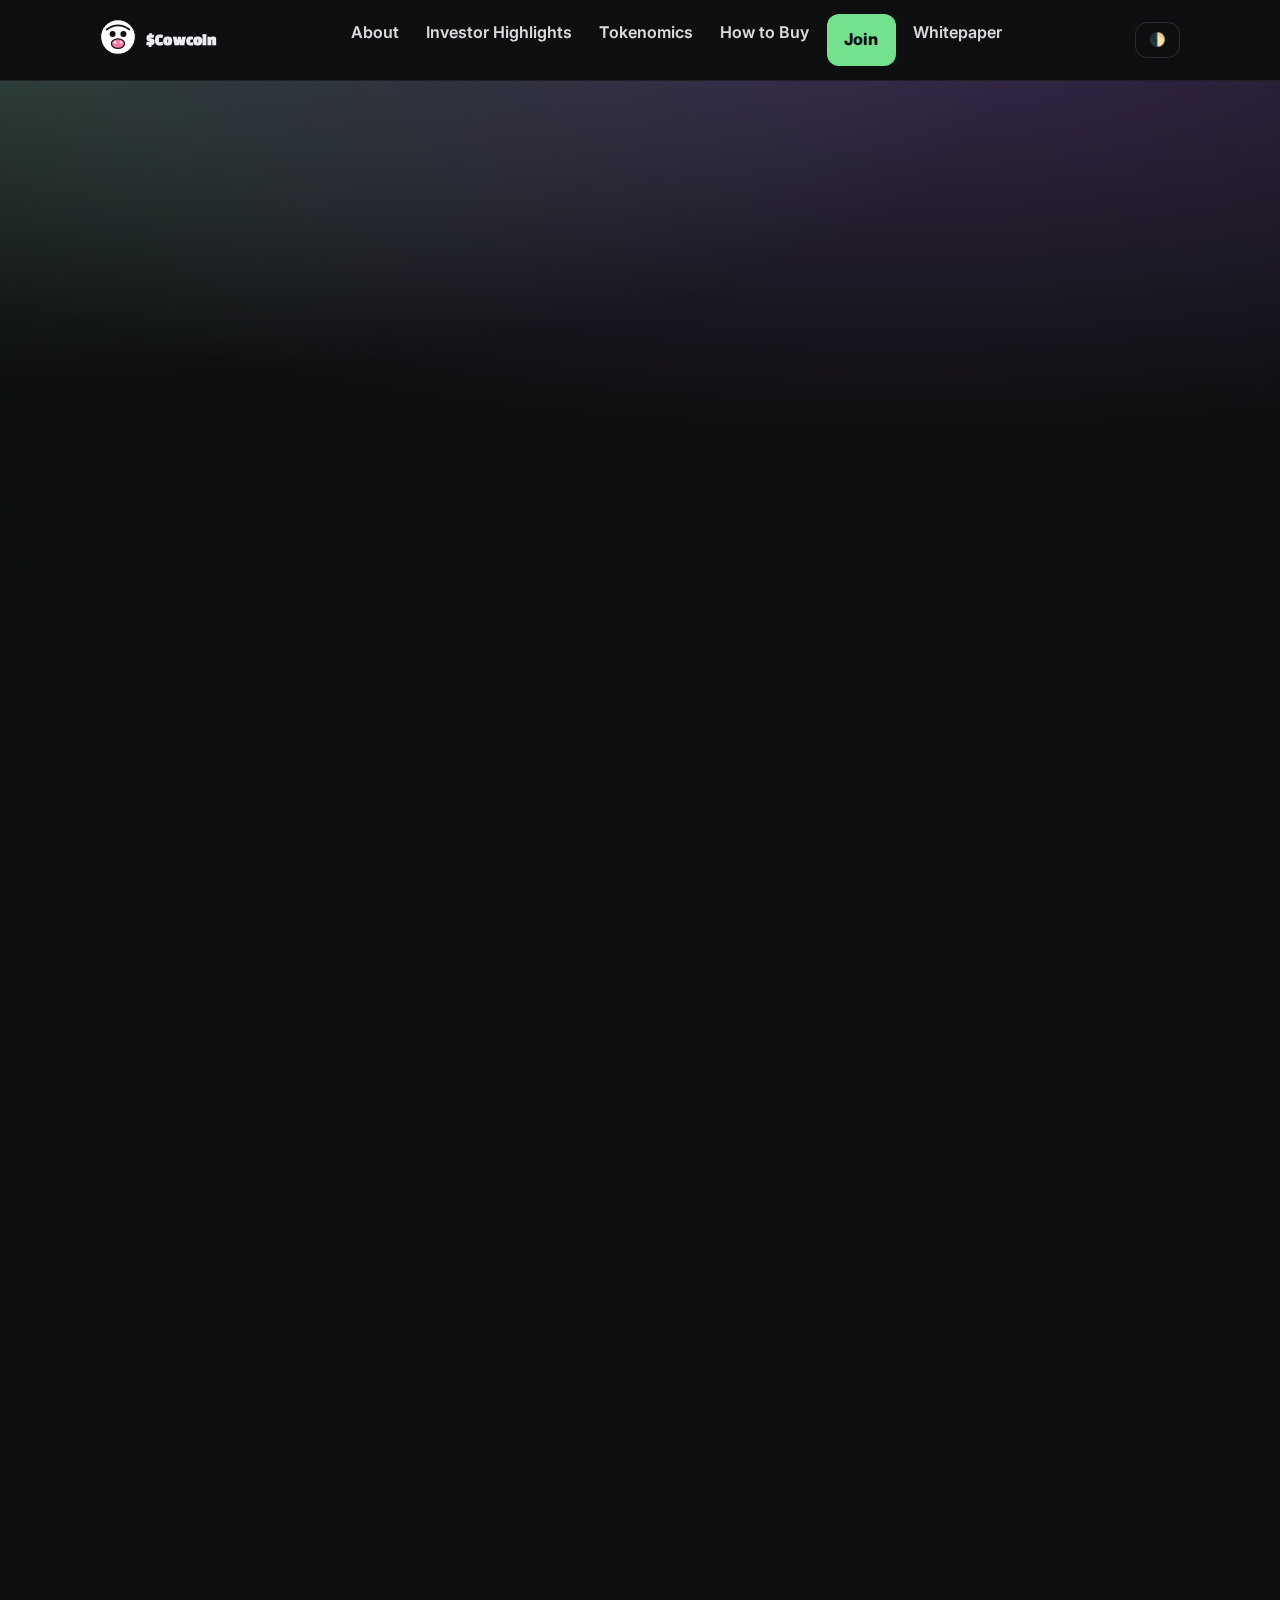
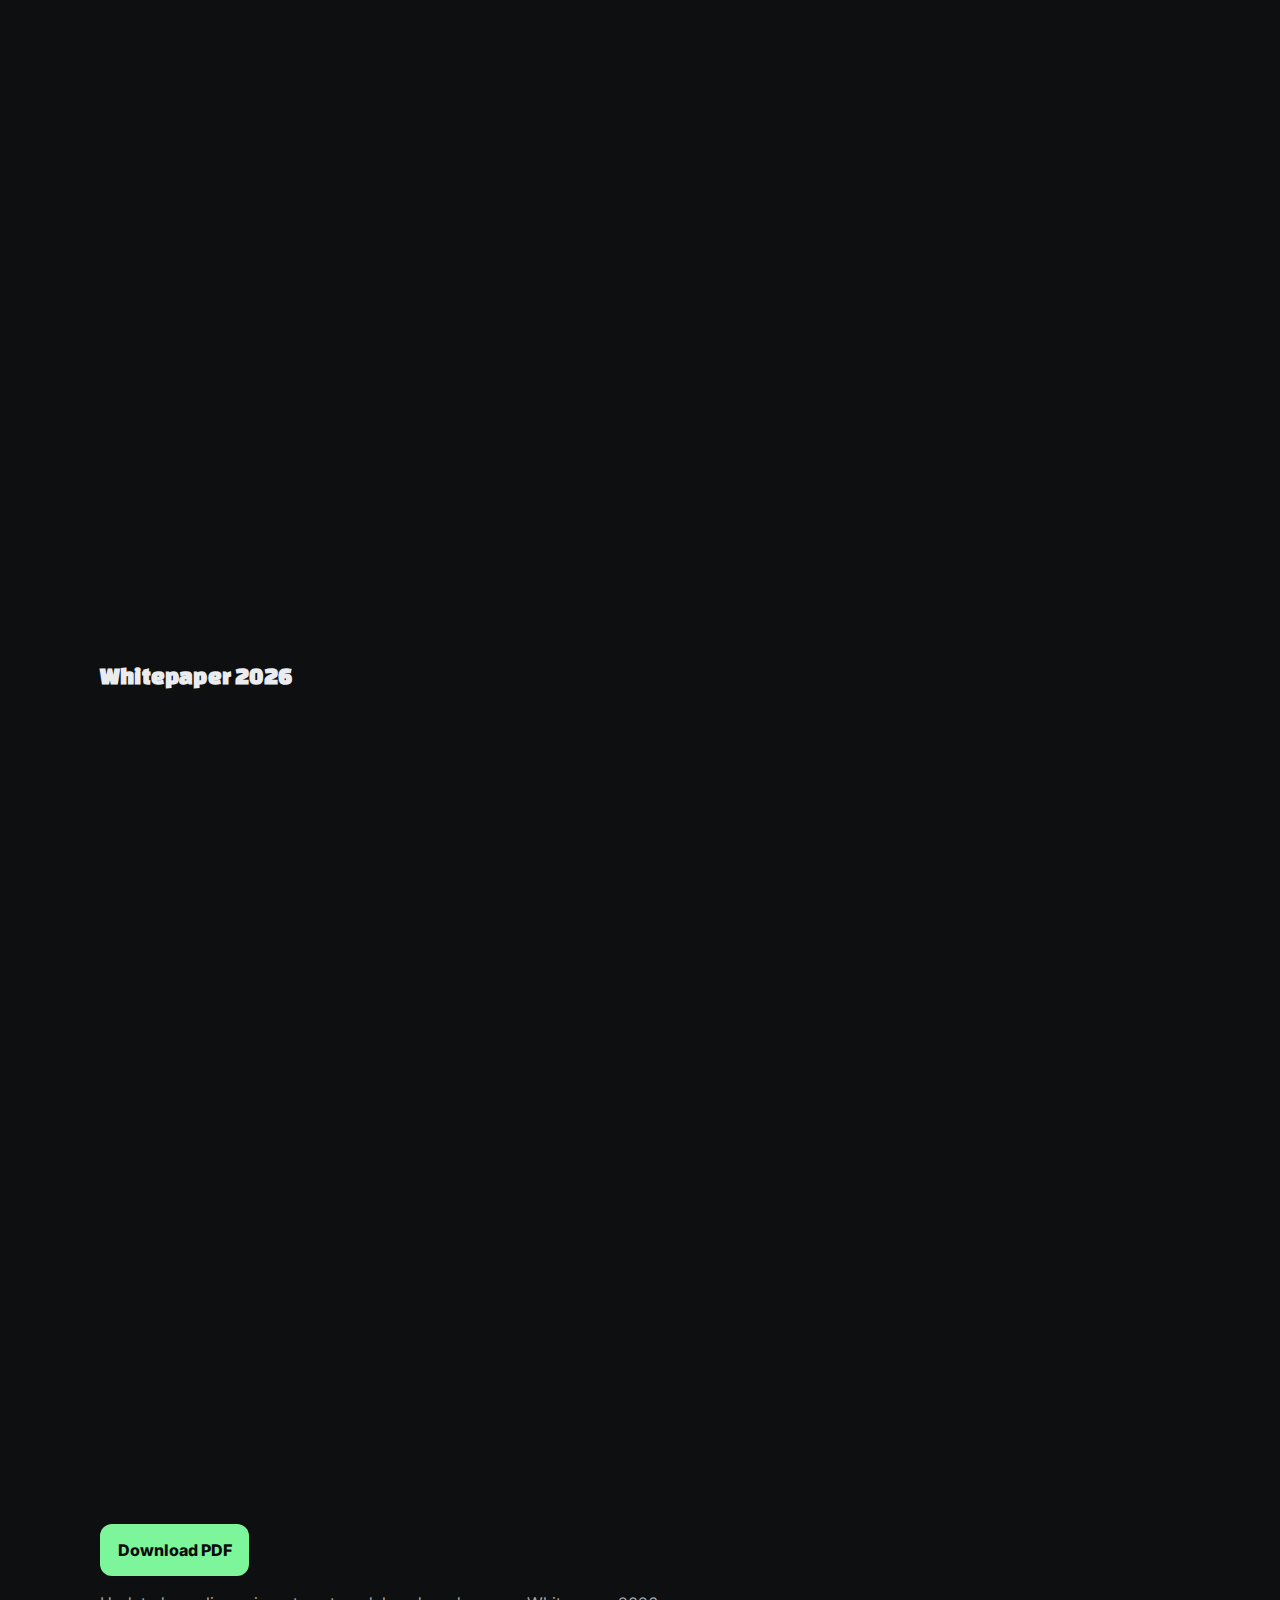
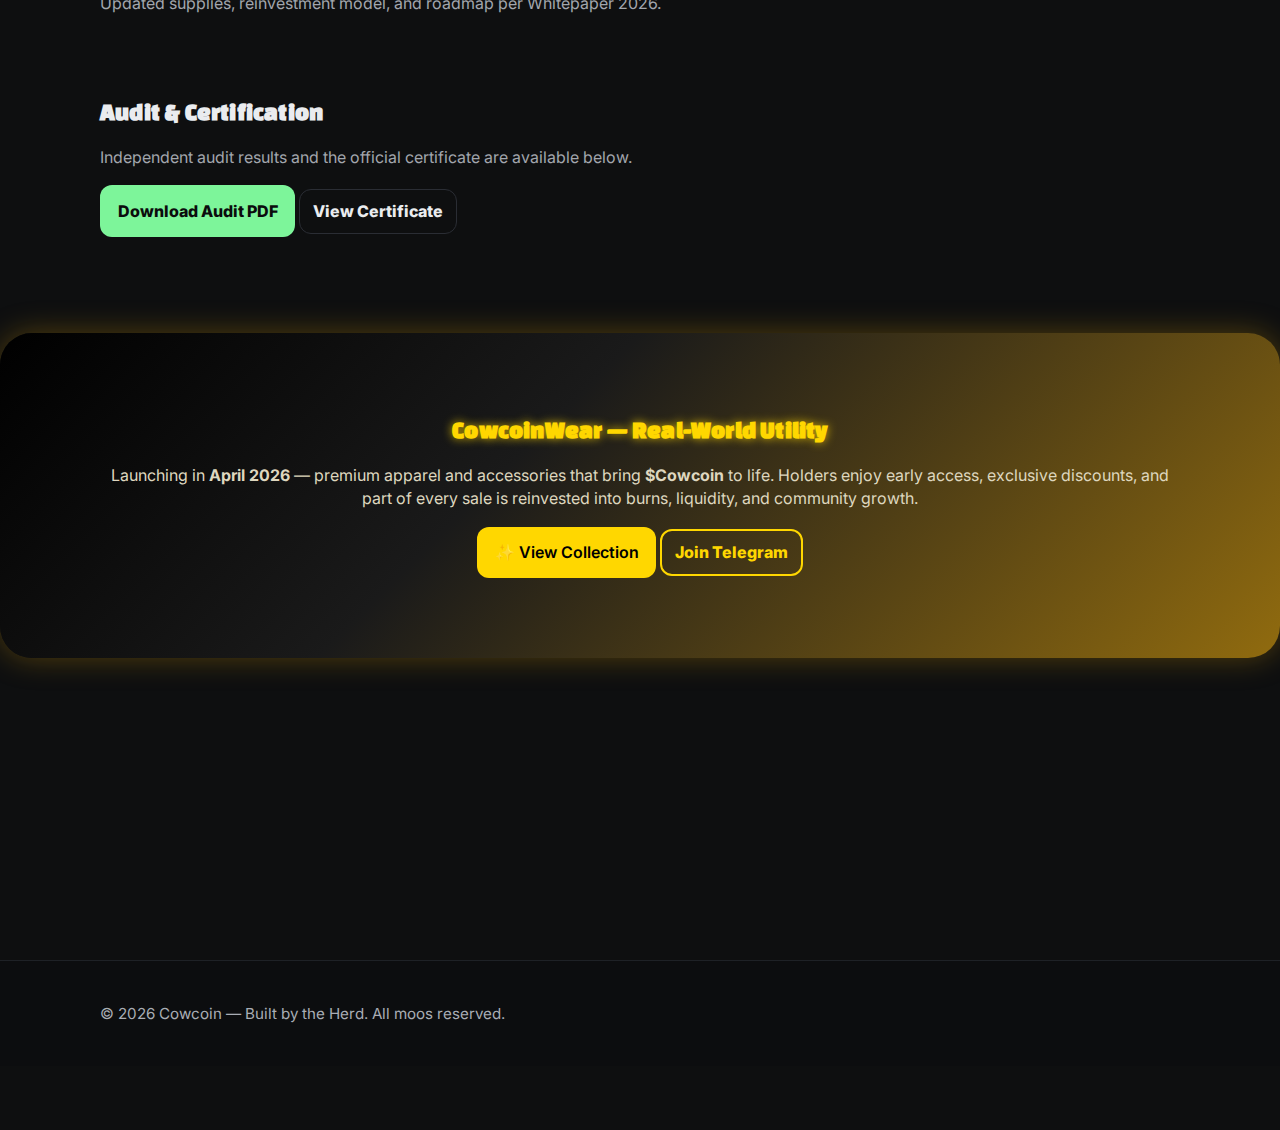
<file: index.html>
<!DOCTYPE html>
<html lang="en">
<head>
  <meta charset="UTF-8" />
  <meta name="viewport" content="width=device-width, initial-scale=1.0"/>
  <title>Cowcoin — Investor Highlights, Utility & Roadmap (XRPL)</title>
  <meta name="description" content="Cowcoin (ticker: Cowcoin) — a transparent, community-first token on XRPL with real-world utility (#CowcoinWear), 50% profit reinvestment, deflationary burns, and growing liquidity (XRP, USDC, PHNIX, XPM, RLUSD).">
  <meta name="keywords" content="Cowcoin, XRPL, XRP Ledger, USDC, liquidity pool, memecoin, utility, whitepaper, XPMarket, Bithomp, reinvestment, token burns"/>
  <link rel="stylesheet" href="styles.css"/>
  <link rel="preconnect" href="https://fonts.googleapis.com">
  <link rel="preconnect" href="https://fonts.gstatic.com" crossorigin>
  <link href="https://fonts.googleapis.com/css2?family=Changa+One:ital@0;1&family=Inter:wght@300;400;600;700;800&display=swap" rel="stylesheet">
  <meta property="og:title" content="Cowcoin — XRPL | Investor Highlights & Whitepaper">
  <meta property="og:description" content="Utility-driven token on XRPL. 50% reinvestment, deflationary model, new USDC/Cowcoin LP, and 2026 roadmap. Read the whitepaper.">
  <meta property="og:type" content="website">
  <meta property="og:image" content="https://cowcoinholsteindutch.github.io/cowcoin-website/assets/cover.png">
  <meta name="twitter:card" content="summary_large_image">
<style>

/* === CowcoinWear Premium Section === */
.cowcoinwear-section {
  background: linear-gradient(135deg, #000000, #1a1a1a 40%, #b8860b 120%);
  color: #f0e6cc;
  text-align: center;
  padding: 80px 20px;
  border-radius: 2rem;
  box-shadow: 0 0 30px rgba(184,134,11,0.4);
  margin-top: 2rem;
  margin-bottom: 2rem;
}
.cowcoinwear-section .muted {
  color: #ded7bf;
}
.gold-title {
  color: #ffd700;
  text-shadow: 0 0 10px rgba(255,215,0,0.8);
}
.btn.gold {
  background: #ffd700;
  color: #000;
  font-weight: 600;
  transition: all 0.3s ease;
}
.btn.gold:hover {
  background: #fff5b7;
  transform: scale(1.05);
}
.btn.ghost.gold-border {
  border: 2px solid #ffd700;
  color: #ffd700;
}
.btn.ghost.gold-border:hover {
  background: rgba(255,215,0,0.1);
}

</style>
</head>
<body>
  <div class="noise" aria-hidden="true"></div>
  <header class="site-header">
    <div class="wrap">
      <div class="brand">
        <div class="logo" aria-hidden="true">
          <svg viewBox="0 0 120 120" width="36" height="36" role="img" aria-label="Cow logo">
            <circle cx="60" cy="60" r="58" fill="#ffffff" stroke="#121212" stroke-width="4"/>
            <circle cx="42" cy="50" r="10" fill="#121212"/>
            <circle cx="78" cy="50" r="10" fill="#121212"/>
            <ellipse cx="60" cy="82" rx="22" ry="16" fill="#ff7aa2" stroke="#121212" stroke-width="4"/>
            <circle cx="50" cy="78" r="4" fill="#ffffff"/>
            <circle cx="70" cy="78" r="4" fill="#ffffff"/>
            <path d="M22,35 Q60,8 98,35" stroke="#121212" stroke-width="6" fill="none" stroke-linecap="round"/>
          </svg>
        </div>
        <span class="name">$Cowcoin</span>
      </div>
      <nav aria-label="Primary">
        <a href="#about">About</a>
        <a href="#highlights">Investor Highlights</a>
        <a href="#tokenomics">Tokenomics</a>
        <a href="#howto">How to Buy</a>
        <a href="#community" class="pill">Join</a>
        <a href="#whitepaper">Whitepaper</a>
      </nav>
      <button id="themeToggle" class="ghost" aria-label="Toggle theme">🌓</button>
    </div>
  </header>

  <main>
    <section class="hero" id="about">
      <div class="wrap grid2">
        <div class="reveal">
          <h1><span class="accent">Cowcoin</span> — The Power of the Herd 🐮</h1>
          <p class="lead">
            A transparent, utility-focused token on <strong>XRPL</strong> with a deflationary supply,
            real-world brand (<b>#CowcoinWear</b>), and a clear reinvestment model to grow liquidity,
            utility, and long-term trust.
          </p>
          <div class="cta-row">
            <a class="btn" href="#highlights">Why Invest</a>
            <a class="btn ghost" href="#tokenomics" aria-label="Skip to tokenomics">View Tokenomics</a>
            <a class="btn" href="https://x.com/HolsteinCowcoin" target="_blank" rel="noopener noreferrer" aria-label="Follow Cowcoin on X (Twitter)">@HolsteinCowcoin on X</a>
          </div>
          <div class="badges">
            <span class="tag">Ticker: <b>$Cowcoin</b></span>
            <span class="tag">Chain: XRPL</span>
            <span class="tag">Supply: 1,362,000</span>
          </div>
        </div>

        <div class="card hero-card reveal" aria-labelledby="moostats">
          <h3 id="moostats">Moo Stats</h3>
          <ul class="stats">
            <li><span>Total Supply</span><b>1,362,000</b></li>
            <li><span>Circulating</span><b>752,100</b></li>
            <li><span>LP Pairs</span><b>$Cowcoin/XRP · $Cowcoin/USDC · $Cowcoin/PHNIX · $Cowcoin/XPM · $Cowcoin/RLUSD</b></li>
          </ul>
          <div class="copyline">
            <input id="ca" value="Contract: rsUG72j1ABkLpqM5UHox9GL3tpAaNpE3a6" readonly aria-label="Contract address">
            <button class="btn tiny" data-copy="#ca" aria-label="Copy contract">Copy</button>
          </div>
          <p class="muted" style="margin-top:8px">Verify on Bithomp & XPMarket before trading.</p>
        </div>
      </div>
    </section>

    <section class="section" id="highlights">
      <div class="wrap grid2">
        <div class="reveal">
          <h2>Investor Highlights</h2>
          <ul class="bullets">
            <li><b>Real Utility</b> — #CowcoinWear merch (launch mid‑March 2026) with holder perks & discounts.</li>
            <li><b>50% Reinvestment</b> — Half of profits go to liquidity, token burns, marketing & development.</li>
            <li><b>Deflationary Supply</b> — Ongoing burn program to reduce supply and support long-term value.</li>
            <li><b>Growing Liquidity</b> — Multi‑pair LPs including <b>$Cowcoin/USDC</b> and <b>$Cowcoin/XRP</b>.</li>
            <li><b>Credibility Roadmap</b> — Target XPMarket verification (Q1 2026) and third‑party audit in 2026.</li>
          </ul>
          <div class="cta-row">
            <a class="btn" href="#howto">Buy Cowcoin</a>
            <a class="btn ghost" href="#whitepaper">Read Whitepaper</a>
          </div>
        </div>
        <div class="card reveal">
          <h3>Quick Links</h3>
          <ul class="links">
            <li><a href="https://xpmarket.com/token/Cowcoin-rsUG72j1ABkLpqM5UHox9GL3tpAaNpE3a6" target="_blank" rel="noopener noreferrer">XPMarket (live)</a></li>
            <li><a href="Cowcoin_Whitepaper_2026.pdf" target="_blank" rel="noopener noreferrer">📄 Whitepaper 2026 (PDF)</a></li>
            <li><a href="Cowcoin XRPL Audit Report.pdf" target="_blank" rel="noopener noreferrer" download>🔒 Audit Report (PDF)</a></li>
            <li><a href="IMG_8211.jpg" target="_blank" rel="noopener noreferrer" download>🎖️ Audit Certificate (JPG)</a></li>
            <li><a href="https://bithomp.com/explorer/rsUG72j1ABkLpqM5UHox9GL3tpAaNpE3a6" target="_blank" rel="noopener noreferrer">Bithomp Explorer</a></li>
            <li><a href="#howto">How to Buy</a></li>
          </ul>
        </div>
      </div>
    </section>

    <section class="section" id="tokenomics">
      <div class="wrap grid2">
        <div class="reveal">
          <h2>Tokenomics</h2>
          <p>Aligned with the 2026 whitepaper for clarity and trust.</p>
          <div class="tok-grid">
            <div class="tok"><span>Max Supply</span><b>1,362,000</b></div>
            <div class="tok"><span>Circulating</span><b>752,100</b></div>
            <div class="tok"><span>Taxes</span><b>0% buy / 0% sell</b></div>
            <div class="tok"><span>Presale</span><b>None</b></div>
            <div class="tok"><span>Airdrop</span><b>Community events only</b></div>
            <div class="tok"><span>LP Lock</span><b>Target 6 months (extend)</b></div>
            <div class="tok"><span>Burn Program</span><b>Milestone & strategic burns</b></div>
            <div class="tok"><span>Reinvestment</span><b>50% of profits</b></div>
            <div class="tok"><span>XPMarket</span><b><a href="https://xpmarket.com/token/Cowcoin-rsUG72j1ABkLpqM5UHox9GL3tpAaNpE3a6" target="_blank" rel="noopener noreferrer">View token</a></b></div>
          </div>
          <p class="muted">Burn plan sample: 1% at 1,000 holders; +0.5% at $250k volume; +1% at $500k; event‑based burns for listings/partnerships.</p>
        </div>
        <div class="card reveal">
          <h3>Allocation (Final)</h3>
          <ul class="alloc">
            <li><span>Burn Wallet</span><b>30%</b></li>
            <li><span>Liquidity Pool</span><b>20%</b></li>
            <li><span>Community Rewards & Events</span><b>15%</b></li>
            <li><span>Marketing & Development</span><b>15%</b></li>
            <li><span>Open Circulating Supply</span><b>20%</b></li>
          </ul>
          <p class="muted">Reference: on‑chain data and Cowcoin Whitepaper 2026.</p>
        </div>
      </div>
    </section>

    <section class="section" id="howto">
      <div class="wrap grid2">
        <div class="reveal">
          <h2>How to Buy</h2>
          <ol class="steps">
            <li>Install an XRPL wallet (e.g., <b>Xaman</b> / <b>XUMM</b>).</li>
            <li>Fund with <b>XRP</b> or <b>USDC</b> on XRPL.</li>
            <li>Open <b>XPMarket</b> and search <b>Cowcoin</b> (verify contract below).</li>
            <li>Select a pair: <b>Cowcoin/XRP</b> or <b>Cowcoin/USDC</b> and swap.</li>
            <li>Confirm slippage (0% taxes) and verify transaction on <b>Bithomp</b>.</li>
          </ol>
          <div class="copyline">
            <input id="ca2" value="Contract: rsUG72j1ABkLpqM5UHox9GL3tpAaNpE3a6" readonly aria-label="Contract address">
            <button class="btn tiny" data-copy="#ca2" aria-label="Copy contract">Copy</button>
          </div>
          <p class="muted">Trade responsibly. Always verify token details before swapping.</p>
        </div>
        <div class="card reveal">
          <h3>Liquidity Pairs (Live/Planned)</h3>
          <ul class="pairs">
            <li>$Cowcoin / XRP</li>
            <li>$Cowcoin / <b>USDC</b> <small class="muted">(+ new)</small></li>
            <li>$Cowcoin / PHNIX</li>
            <li>$Cowcoin / XPM</li>
            <li>$Cowcoin / RLUSD</li>
          </ul>
          <div class="cta-row">
            <a class="btn" href="https://xpmarket.com/token/Cowcoin-rsUG72j1ABkLpqM5UHox9GL3tpAaNpE3a6" target="_blank" rel="noopener noreferrer">Trade on XPMarket</a>
            <a class="btn ghost" href="https://bithomp.com/explorer/rsUG72j1ABkLpqM5UHox9GL3tpAaNpE3a6" target="_blank" rel="noopener noreferrer">Verify on Bithomp</a>
          </div>
        </div>
      </div>
    </section>

    <section class="section" id="whitepaper">
      <div class="wrap">
        <h2>Whitepaper 2026</h2>
        <iframe
          src="Cowcoin_Whitepaper_2026.pdf"
          width="100%" height="800"
          style="border:none;border-radius:12px"></iframe>
        <p>
          <a class="btn" href="Cowcoin_Whitepaper_2026.pdf" target="_blank" rel="noopener noreferrer">Download PDF</a>
        </p>
        <p class="muted">Updated supplies, reinvestment model, and roadmap per Whitepaper 2026.</p>
      </div>
    
    <section class="section" id="audit">
      <div class="wrap">
        <h2>Audit & Certification</h2>
        <p class="muted">Independent audit results and the official certificate are available below.</p>
        <div class="cta-row">
          <a class="btn" href="Cowcoin XRPL Audit Report.pdf" target="_blank" rel="noopener noreferrer" download>Download Audit PDF</a>
          <a class="btn ghost" href="IMG_8211.jpg" target="_blank" rel="noopener noreferrer" download>View Certificate</a>
        </div>
      </div>
    </section>



    <section class="section cowcoinwear-section" id="cowcoinwear">
      <div class="wrap">
        <h2 class="gold-title">CowcoinWear — Real-World Utility</h2>
        <p class="muted">Launching in <strong>April 2026</strong> — premium apparel and accessories that bring <strong>$Cowcoin</strong> to life. Holders enjoy early access, exclusive discounts, and part of every sale is reinvested into burns, liquidity, and community growth.</p>
        <div class="cta-row">
          <a class="btn gold" href="#" target="_blank" rel="noopener noreferrer">✨ View Collection</a>
          <a class="btn ghost gold-border" href="https://t.me/CowcoinHerd" target="_blank" rel="noopener noreferrer">Join Telegram</a>
        </div>
      </div>
    </section>


    <section class="section" id="community">
      <div class="wrap grid2">
        <div class="reveal">
          <h2>Join the Herd</h2>
          <p>Helpful mods, zero drama, and memes so fresh they still smell like grass.</p>
          <div class="cta-row">
            <a class="btn" href="https://t.me/CowcoinHerd" target="_blank" rel="noopener noreferrer">Telegram</a>
            <a class="btn" href="https://x.com/HolsteinCowcoin" target="_blank" rel="noopener noreferrer">X (Twitter)</a>
            <a class="btn ghost" href="https://cowcoinholsteindutch.github.io/cowcoin-website/" target="_blank" rel="noopener noreferrer">Website</a>
          </div>
        </div>
      </div>
    </section>

    <footer class="site-footer">
      <div class="wrap">
        <p>© <span id="year"></span> Cowcoin — Built by the Herd. All moos reserved.</p>
      </div>
    </footer>
  </main>

  <div id="toast" class="toast" role="status" aria-live="polite" aria-atomic="true"></div>

  <script src="script.js"></script>
</body>
</html>
</file>
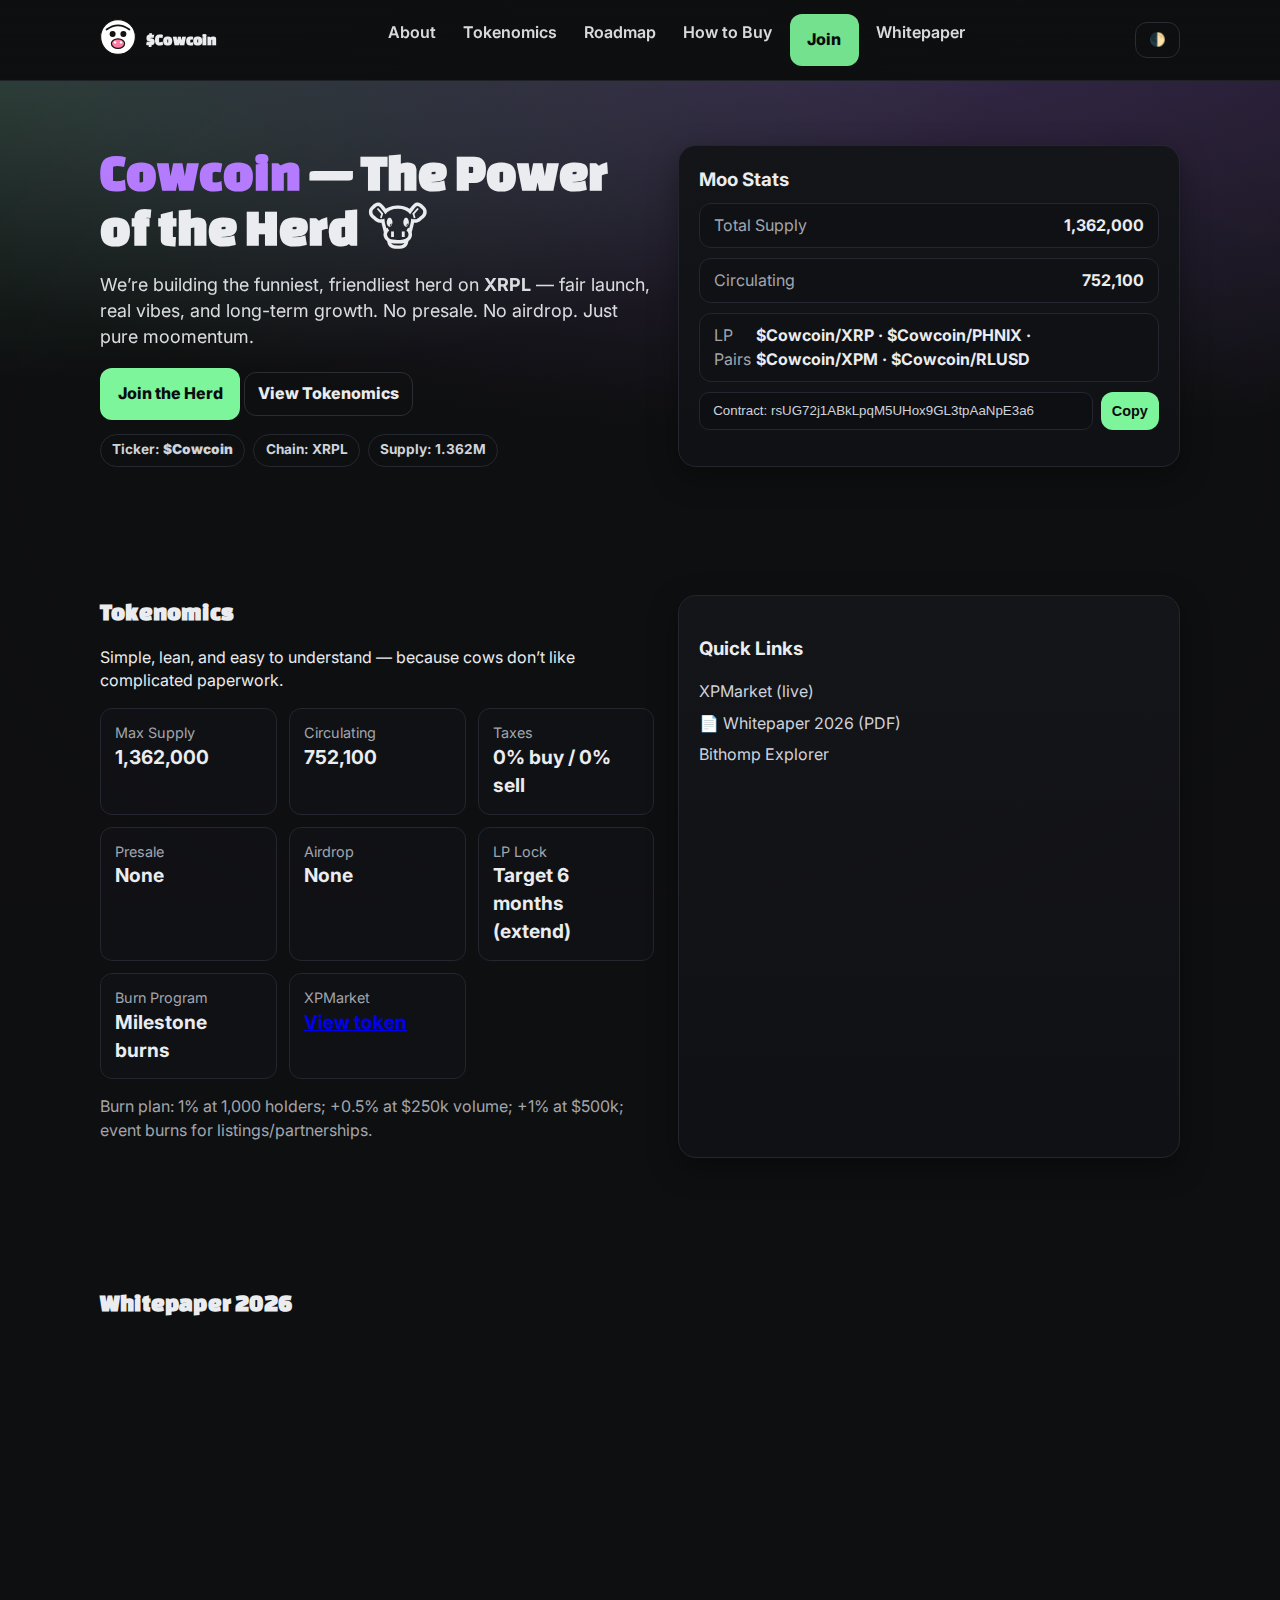
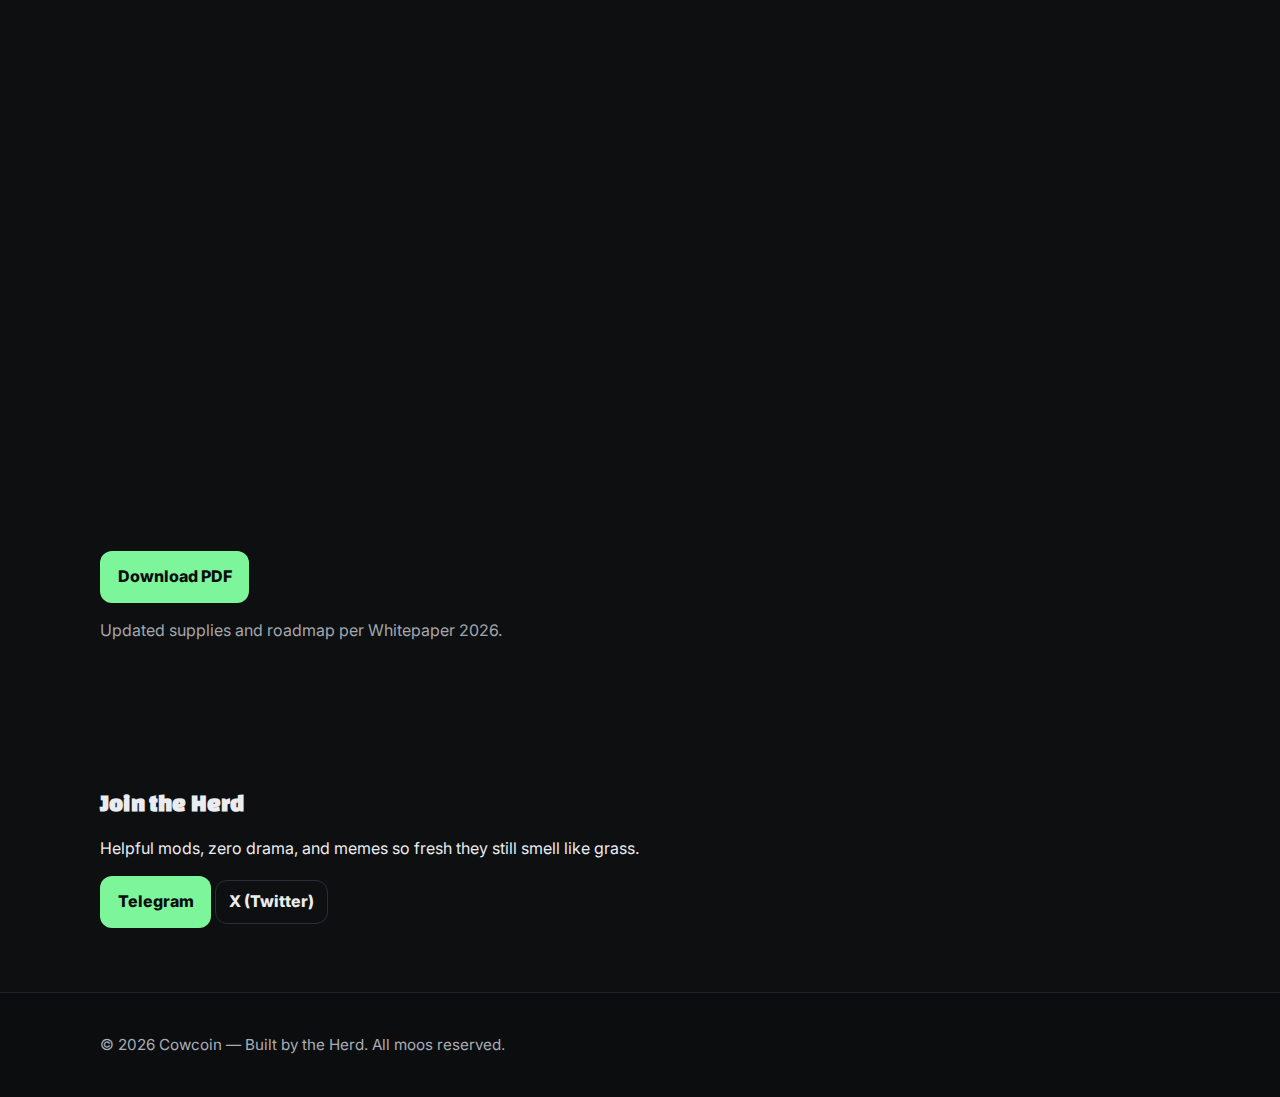
<file: index copy.html>
<!DOCTYPE html>
<html lang="en">
<head>
  <meta charset="UTF-8" />
  <meta name="viewport" content="width=device-width, initial-scale=1.0"/>
  <title>Cowcoin — The Power of the Herd 🐮</title>
  <meta name="description" content="Cowcoin ($Cowcoin) — a fun, community-first memecoin on XRPL. Join the herd. Moo together.">
  <link rel="stylesheet" href="styles.css"/>
  <link rel="preconnect" href="https://fonts.googleapis.com">
  <link rel="preconnect" href="https://fonts.gstatic.com" crossorigin>
  <link href="https://fonts.googleapis.com/css2?family=Changa+One:ital@0;1&family=Inter:wght@300;400;600;700;800&display=swap" rel="stylesheet">
</head>
<body>
  <div class="noise"></div>
  <header class="site-header">
    <div class="wrap">
      <div class="brand">
        <div class="logo" aria-hidden="true">
          <svg viewBox="0 0 120 120" width="36" height="36" role="img" aria-label="Cow logo">
            <circle cx="60" cy="60" r="58" fill="#ffffff" stroke="#121212" stroke-width="4"/>
            <circle cx="42" cy="50" r="10" fill="#121212"/>
            <circle cx="78" cy="50" r="10" fill="#121212"/>
            <ellipse cx="60" cy="82" rx="22" ry="16" fill="#ff7aa2" stroke="#121212" stroke-width="4"/>
            <circle cx="50" cy="78" r="4" fill="#ffffff"/>
            <circle cx="70" cy="78" r="4" fill="#ffffff"/>
            <path d="M22,35 Q60,8 98,35" stroke="#121212" stroke-width="6" fill="none" stroke-linecap="round"/>
          </svg>
        </div>
        <span class="name">$Cowcoin</span>
      </div>
      <nav aria-label="Primary">
        <a href="#about">About</a>
        <a href="#tokenomics">Tokenomics</a>
        <a href="#roadmap">Roadmap</a>
        <a href="#howto">How to Buy</a>
        <a href="#community" class="pill">Join</a>
        <a href="#whitepaper">Whitepaper</a>
      </nav>
      <button id="themeToggle" class="ghost" aria-label="Toggle theme">🌓</button>
    </div>
  </header>

  <main>
    <section class="hero">
      <div class="wrap grid2">
        <div>
          <h1><span class="accent">Cowcoin</span> — The Power of the Herd 🐮</h1>
          <p class="lead">We’re building the funniest, friendliest herd on <strong>XRPL</strong> — fair launch, real vibes, and long-term growth. No presale. No airdrop. Just pure moomentum.</p>
          <div class="cta-row">
            <a class="btn" href="#community">Join the Herd</a>
            <a class="btn ghost" href="#tokenomics" aria-label="Skip to tokenomics">View Tokenomics</a>
          </div>
          <div class="badges">
            <span class="tag">Ticker: <b>$Cowcoin</b></span>
            <span class="tag">Chain: XRPL</span>
            <span class="tag">Supply: 1.362M</span>
          </div>
        </div>
        <div class="card hero-card">
          <h3>Moo Stats</h3>
          <ul class="stats">
            <li><span>Total Supply</span><b>1,362,000</b></li>
            <li><span>Circulating</span><b>752,100</b></li>
            <li><span>LP Pairs</span><b>$Cowcoin/XRP · $Cowcoin/PHNIX · $Cowcoin/XPM · $Cowcoin/RLUSD</b></li>
          </ul>
          <div class="copyline">
            <input id="ca" value="Contract: rsUG72j1ABkLpqM5UHox9GL3tpAaNpE3a6" readonly aria-label="Contract address">
            <button class="btn tiny" data-copy="#ca">Copy</button>
          </div>
        </div>
      </div>
    </section>

    <section class="section" id="tokenomics">
      <div class="wrap grid2">
        <div>
          <h2>Tokenomics</h2>
          <p>Simple, lean, and easy to understand — because cows don’t like complicated paperwork.</p>
          <div class="tok-grid">
            <div class="tok"><span>Max Supply</span><b>1,362,000</b></div>
            <div class="tok"><span>Circulating</span><b>752,100</b></div>
            <div class="tok"><span>Taxes</span><b>0% buy / 0% sell</b></div>
            <div class="tok"><span>Presale</span><b>None</b></div>
            <div class="tok"><span>Airdrop</span><b>None</b></div>
            <div class="tok"><span>LP Lock</span><b>Target 6 months (extend)</b></div>
            <div class="tok"><span>Burn Program</span><b>Milestone burns</b></div>
            <div class="tok"><span>XPMarket</span><b><a href="https://xpmarket.com/token/Cowcoin-rsUG72j1ABkLpqM5UHox9GL3tpAaNpE3a6" target="_blank" rel="noopener noreferrer">View token</a></b></div>
          </div>
          <p class="muted">Burn plan: 1% at 1,000 holders; +0.5% at $250k volume; +1% at $500k; event burns for listings/partnerships.</p>
        </div>
        <div class="card">
          <h3>Quick Links</h3>
          <ul class="links">
            <li><a href="https://xpmarket.com/token/Cowcoin-rsUG72j1ABkLpqM5UHox9GL3tpAaNpE3a6" target="_blank" rel="noopener noreferrer">XPMarket (live)</a></li>
            <!-- Use a clean alias for the PDF file if you can rename it to avoid URL-encoding headaches -->
            <li><a href="Cowcoin_Whitepaper_2026.pdf" target="_blank" rel="noopener noreferrer">📄 Whitepaper 2026 (PDF)</a></li>
            <li><a href="https://bithomp.com/explorer/rsUG72j1ABkLpqM5UHox9GL3tpAaNpE3a6" target="_blank" rel="noopener noreferrer">Bithomp Explorer</a></li>
          </ul>
        </div>
      </div>
    </section>

    <section class="section" id="whitepaper">
      <div class="wrap">
        <h2>Whitepaper 2026</h2>

        <!-- If you can't rename the file on disk, replace the src below with the URL-encoded path of your uploaded PDF -->
        <iframe
          src="Cowcoin_Whitepaper_2026.pdf"
          width="100%" height="800"
          style="border:none;border-radius:12px"></iframe>

        <p>
          <a class="btn" href="Cowcoin_Whitepaper_2026.pdf" target="_blank" rel="noopener noreferrer">Download PDF</a>
        </p>
        <p class="muted">Updated supplies and roadmap per Whitepaper 2026.</p>
      </div>
    </section>

    <section class="section" id="community">
      <div class="wrap grid2">
        <div>
          <h2>Join the Herd</h2>
          <p>Helpful mods, zero drama, and memes so fresh they still smell like grass.</p>
          <div class="cta-row">
            <a class="btn" href="https://t.me/+5AQnDaujDNRiZWI0" target="_blank" rel="noopener noreferrer">Telegram</a>
            <a class="btn ghost" href="https://x.com/holsteincowcoin?s=21&t=Wn3zcCsNagPSxE_PVWqCEQ" target="_blank" rel="noopener noreferrer">X (Twitter)</a>
          </div>
        </div>
      </div>
    </section>

    <footer class="site-footer">
      <div class="wrap">
        <p>© <span id="year"></span> Cowcoin — Built by the Herd. All moos reserved.</p>
      </div>
    </footer>
  </main>

  <script src="script.js"></script>
</body>
</html>
</file>
<file: styles.css>
/* Cowcoin — professional, accessible, responsive UI */

/* ---------- THEME TOKENS ---------- */
:root{
  --bg:#0e0f10;
  --panel:#141518;
  --panel-2:#101114;
  --line:#23262f;
  --line-2:#1e2126;
  --text:#eaecef;
  --text-dim:#cfd3db;
  --muted:#a2a6ad;

  --brand:#7df59a;
  --accent:#b57bff;
  --pink:#ff7aa2;

  --ring: rgba(125,245,154,.35);

  --shadow-1: 0 6px 18px rgba(0,0,0,.28);
  --shadow-2: 0 10px 30px rgba(0,0,0,.35);

  --radius-lg: 18px;
  --radius-md: 12px;
  --radius-sm: 10px;

  --sp-1: 6px;  --sp-2: 10px; --sp-3: 14px; --sp-4: 20px;
  --sp-5: 24px; --sp-6: 32px; --sp-7: 48px; --sp-8: 64px;

  --focus: 0 0 0 4px rgba(181,123,255,.28);
}

*{box-sizing:border-box}
html,body{margin:0;padding:0;background:var(--bg);color:var(--text);font-family:Inter,system-ui,-apple-system,Segoe UI,Roboto,Arial,sans-serif}

/* Better text rendering */
body{
  -webkit-font-smoothing:antialiased;
  -moz-osx-font-smoothing:grayscale;
  text-rendering:optimizeLegibility;
  line-height:1.45;
}

/* ---------- A11Y BASES ---------- */
:focus-visible{outline:none; box-shadow:var(--focus); border-radius:10px}
a:focus-visible, button:focus-visible{outline:none; box-shadow:var(--focus)}
@media (prefers-reduced-motion: no-preference){
  :root{scroll-behavior:smooth}
}

/* ---------- DECOR ---------- */
.noise{
  position:fixed;inset:0;pointer-events:none;
  background-image: radial-gradient(transparent 60%, rgba(181,123,255,.07)),
                   linear-gradient(transparent,transparent);
  opacity:.5;mix-blend-mode:overlay;
}

.wrap{max-width:1120px;margin:0 auto;padding:0 var(--sp-4)}

/* ---------- HEADER ---------- */
.site-header{
  position:sticky;top:0;z-index:1000;
  backdrop-filter:blur(8px);
  background:linear-gradient(to bottom, rgba(14,15,16,.86), rgba(14,15,16,.46));
  border-bottom:1px solid var(--line-2);
}
.site-header .wrap{
  display:flex;align-items:center;justify-content:space-between;
  gap:var(--sp-4);padding:14px var(--sp-4)
}
.brand{display:flex;align-items:center;gap:10px;font-weight:800}
.brand .name{font-family:"Changa One", system-ui; letter-spacing:.2px}

nav{display:flex;flex-wrap:wrap;gap:8px}
nav a{
  color:var(--text);text-decoration:none;padding:.45rem .6rem;border-radius:10px;
  opacity:.92; font-weight:600
}
nav a:hover{opacity:1; background:rgba(255,255,255,.04)}
nav a.is-active{background:rgba(181,123,255,.14); border:1px solid #2b2d36}

/* ---------- BUTTONS ---------- */
.btn,.pill,button{
  background:var(--brand);color:#0b0c0d;border:none;border-radius:var(--radius-md);
  padding:.9rem 1.1rem;font-weight:800;text-decoration:none;display:inline-flex;gap:.5rem;align-items:center;
  box-shadow:0 0 0 0 var(--ring); transition:transform .12s ease, box-shadow .2s ease, opacity .2s ease
}
.btn:hover{transform:translateY(-1px); box-shadow:0 0 0 6px var(--ring)}
.btn:active{transform:translateY(0)}
.btn.ghost{background:transparent;color:var(--text);border:1px solid #2a2d34}
.ghost{background:transparent;color:var(--text);border:1px solid #2a2d34;border-radius:var(--radius-md);padding:.6rem .8rem}

/* ---------- HERO ---------- */
.hero{
  padding:var(--sp-8) 0;
  background:
    radial-gradient(1200px 400px at 70% -10%, rgba(181,123,255,.24), transparent),
    radial-gradient(1000px 300px at 0% 0%, rgba(125,245,154,.18), transparent);
}
.hero h1{
  font-size:clamp(2.2rem, 2.3rem + 1.2vw, 3.25rem);
  line-height:1.05;margin:0 0 var(--sp-3);
  font-family:"Changa One", system-ui
}
.lead{font-size:1.12rem;color:#e6e7eb;opacity:.95;max-width:60ch}
.badges{display:flex;flex-wrap:wrap;gap:8px;margin-top:var(--sp-3)}
.tag{
  border:1px solid #252831;border-radius:999px;padding:.35rem .7rem;
  color:var(--text-dim);font-weight:700; font-size:.85rem
}

.grid2{display:grid;grid-template-columns:1.05fr .95fr;gap:var(--sp-5)}
@media (max-width: 900px){.grid2{grid-template-columns:1fr;}}

/* ---------- CARDS ---------- */
.card{
  background:linear-gradient(180deg, var(--panel), var(--panel-2));
  border:1px solid var(--line);border-radius:var(--radius-lg);padding:var(--sp-4);
  box-shadow:var(--shadow-2)
}
.hero-card h3{margin:0 0 var(--sp-2)}
.stats{list-style:none;padding:0;margin:var(--sp-2) 0 var(--sp-2);display:grid;gap:10px}
.stats li{
  display:flex;align-items:center;justify-content:space-between;
  background:var(--panel-2);border:1px solid var(--line);border-radius:var(--radius-md);padding:10px 14px
}
.stats span{color:var(--muted)}
.copyline{display:flex;gap:8px;margin-top:10px}
.copyline input{
  flex:1;background:#0e0f12;color:var(--text-dim);border:1px solid var(--line);border-radius:10px;padding:.65rem .8rem
}
.tiny{padding:.5rem .7rem;font-size:.9rem}

/* ---------- SECTIONS ---------- */
.section{padding:var(--sp-8) 0}
.section h2{
  font-family:"Changa One"; letter-spacing:.2px;margin:0 0 8px
}
.muted{color:var(--muted)}
.accent{color:var(--accent)}

/* Tokenomics grid */
.tok-grid{
  display:grid;grid-template-columns:repeat(3,1fr);gap:12px;margin-top:14px
}
.tok{
  background:var(--panel-2);border:1px solid var(--line);border-radius:var(--radius-md);padding:14px
}
.tok span{display:block;color:var(--muted);font-size:.9rem}
.tok b{font-size:1.2rem}
@media (max-width:720px){.tok-grid{grid-template-columns:repeat(2,1fr)}}
@media (max-width:520px){.tok-grid{grid-template-columns:1fr}}

/* Roadmap (if used later) */
.road{display:grid;grid-template-columns:repeat(4,1fr);gap:16px}
.step{background:var(--panel-2);border:1px solid var(--line);border-radius:14px;padding:16px}
.step h4{margin:0 0 6px}
@media (max-width:960px){.road{grid-template-columns:repeat(2,1fr)}}
@media (max-width:560px){.road{grid-template-columns:1fr}}

/* Links */
.links{list-style:none;padding:0;margin:0}
.links li{margin:8px 0}
.links a{color:var(--text-dim);text-decoration:none}
.links a:hover{color:var(--text)}

/* ---------- FOOTER ---------- */
.site-footer{
  border-top:1px solid var(--line-2);padding:26px 0;background:#0c0d0f;
  color:#a9adb5;font-size:.95rem
}

/* ---------- TOAST ---------- */
.toast{
  position:fixed;left:50%;bottom:22px;transform:translateX(-50%) translateY(20px);
  background:#0f1215;border:1px solid var(--line);color:var(--text);
  padding:10px 14px;border-radius:12px;box-shadow:var(--shadow-1);
  opacity:0;pointer-events:none;transition:opacity .2s ease, transform .2s ease;
  z-index:9999; font-weight:700
}
.toast.show{opacity:1;transform:translateX(-50%) translateY(0)}
.toast b{color:var(--brand)}

/* ---------- REVEAL (on-scroll polish) ---------- */
.reveal{opacity:0; transform:translateY(10px); transition:opacity .5s ease, transform .5s ease}
.reveal.in{opacity:1; transform:translateY(0)}

/* --- Investor additions --- */
.bullets{margin:12px 0 0 0; padding-left:18px}
.bullets li{margin:10px 0}
.alloc{list-style:none; padding:0; margin:0; display:grid; gap:10px}
.alloc li{display:flex; align-items:center; justify-content:space-between; background:var(--panel-2); border:1px solid var(--line); border-radius:var(--radius-md); padding:12px 14px}
.alloc span{color:var(--muted)}
.pairs{list-style:disc; margin:10px 0 0 18px; padding:0}
.steps{margin:12px 0 0 18px}
.steps li{margin:10px 0}



/* === CowcoinWear Premium Section === */
.cowcoinwear-section {
  background: linear-gradient(135deg, #000000, #1a1a1a 40%, #b8860b 120%);
  color: #f0e6cc;
  text-align: center;
  padding: 80px 20px;
  border-radius: 2rem;
  box-shadow: 0 0 30px rgba(184,134,11,0.4);
  margin-top: 2rem;
  margin-bottom: 2rem;
}
.cowcoinwear-section .muted {
  color: #ded7bf;
}
.gold-title {
  color: #ffd700;
  text-shadow: 0 0 10px rgba(255,215,0,0.8);
}
.btn.gold {
  background: #ffd700;
  color: #000;
  font-weight: 700;
  transition: all 0.3s ease;
}
.btn.gold:hover {
  background: #fff5b7;
  transform: scale(1.05);
}
.btn.ghost.gold-border {
  border: 2px solid #ffd700;
  color: #ffd700;
}
.btn.ghost.gold-border:hover {
  background: rgba(255,215,0,0.1);
}
</file>
